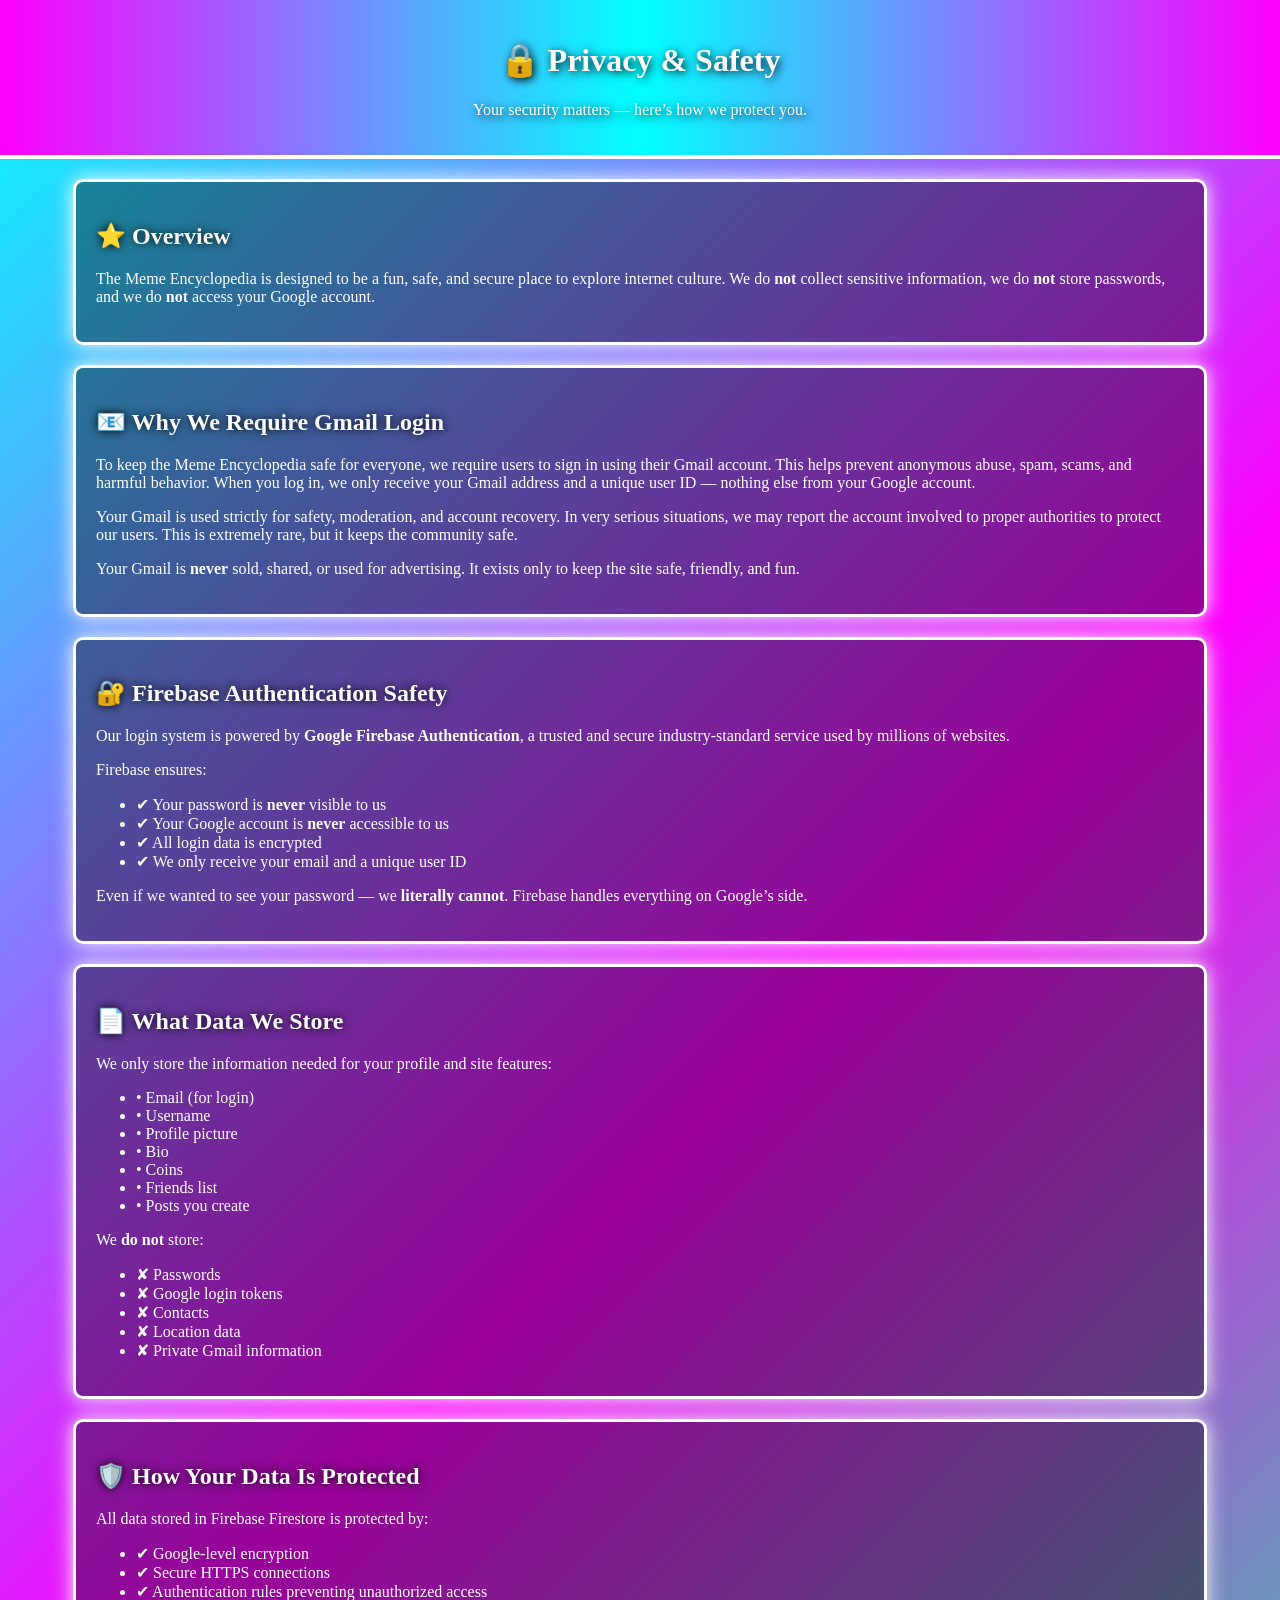
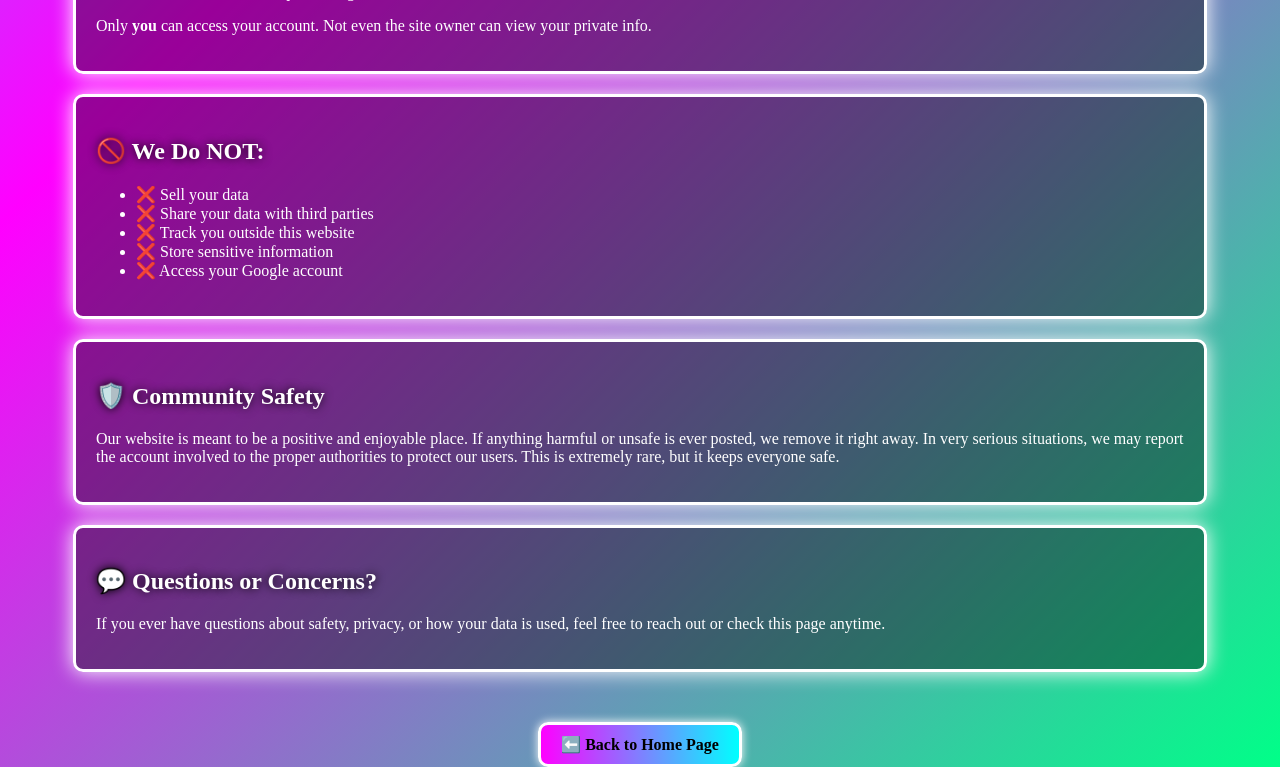
<file: privacy.html>
<!DOCTYPE html>
<html lang="en">
<head>
<meta charset="UTF-8">
<title>Privacy & Safety – Meme Encyclopedia</title>

<style>
  body {
    background: linear-gradient(135deg, #00ffff, #ff00ff, #00ff88);
    font-family: "Comic Sans MS", cursive;
    color: #fff;
    text-align: center;
    margin: 0;
    padding: 0;
  }

  header {
    background: linear-gradient(90deg, #ff00ff, #00ffff, #ff00ff);
    padding: 20px;
    border-bottom: 4px solid #fff;
    text-shadow: 2px 2px 10px #000;
  }

  .container {
    background: rgba(0,0,0,0.4);
    border: 3px solid #fff;
    width: 85%;
    margin: 20px auto;
    padding: 20px;
    border-radius: 10px;
    box-shadow: 0 0 20px #fff;
    text-align: left;
  }

  h2 {
    text-shadow: 0 0 10px #000;
  }

  .back {
    margin-top: 30px;
    display: inline-block;
    padding: 10px 20px;
    background: linear-gradient(90deg,#ff00ff,#00ffff);
    color: #000;
    border-radius: 10px;
    border: 3px solid #fff;
    box-shadow: 0 0 10px #fff;
    transition: 0.2s;
    font-weight: bold;
    text-decoration: none;
  }

  .back:hover {
    transform: scale(1.1);
  }
</style>
</head>

<body>

<header>
  <h1>🔒 Privacy & Safety</h1>
  <p>Your security matters — here’s how we protect you.</p>
</header>

<div class="container">
  <h2>⭐ Overview</h2>
  <p>
    The Meme Encyclopedia is designed to be a fun, safe, and secure place to explore internet culture.
    We do <strong>not</strong> collect sensitive information, we do <strong>not</strong> store passwords,
    and we do <strong>not</strong> access your Google account.
  </p>
</div>

<div class="container">
  <h2>📧 Why We Require Gmail Login</h2>
  <p>
    To keep the Meme Encyclopedia safe for everyone, we require users to sign in using their Gmail account.
    This helps prevent anonymous abuse, spam, scams, and harmful behavior. When you log in, we only receive
    your Gmail address and a unique user ID — nothing else from your Google account.
  </p>

  <p>
    Your Gmail is used strictly for safety, moderation, and account recovery. In very serious situations,
    we may report the account involved to proper authorities to protect our users. This is extremely rare,
    but it keeps the community safe.
  </p>

  <p>
    Your Gmail is <strong>never</strong> sold, shared, or used for advertising. It exists only to keep the
    site safe, friendly, and fun.
  </p>
</div>

<div class="container">
  <h2>🔐 Firebase Authentication Safety</h2>
  <p>
    Our login system is powered by <strong>Google Firebase Authentication</strong>, a trusted and secure
    industry‑standard service used by millions of websites.
  </p>

  <p>Firebase ensures:</p>
  <ul>
    <li>✔ Your password is <strong>never</strong> visible to us</li>
    <li>✔ Your Google account is <strong>never</strong> accessible to us</li>
    <li>✔ All login data is encrypted</li>
    <li>✔ We only receive your email and a unique user ID</li>
  </ul>

  <p>
    Even if we wanted to see your password — we <strong>literally cannot</strong>.
    Firebase handles everything on Google’s side.
  </p>
</div>

<div class="container">
  <h2>📄 What Data We Store</h2>
  <p>We only store the information needed for your profile and site features:</p>

  <ul>
    <li>• Email (for login)</li>
    <li>• Username</li>
    <li>• Profile picture</li>
    <li>• Bio</li>
    <li>• Coins</li>
    <li>• Friends list</li>
    <li>• Posts you create</li>
  </ul>

  <p>
    We <strong>do not</strong> store:
  </p>

  <ul>
    <li>✘ Passwords</li>
    <li>✘ Google login tokens</li>
    <li>✘ Contacts</li>
    <li>✘ Location data</li>
    <li>✘ Private Gmail information</li>
  </ul>
</div>

<div class="container">
  <h2>🛡️ How Your Data Is Protected</h2>
  <p>
    All data stored in Firebase Firestore is protected by:
  </p>

  <ul>
    <li>✔ Google‑level encryption</li>
    <li>✔ Secure HTTPS connections</li>
    <li>✔ Authentication rules preventing unauthorized access</li>
  </ul>

  <p>
    Only <strong>you</strong> can access your account.  
    Not even the site owner can view your private info.
  </p>
</div>

<div class="container">
  <h2>🚫 We Do NOT:</h2>
  <ul>
    <li>❌ Sell your data</li>
    <li>❌ Share your data with third parties</li>
    <li>❌ Track you outside this website</li>
    <li>❌ Store sensitive information</li>
    <li>❌ Access your Google account</li>
  </ul>
</div>

<!-- ⭐ FRIENDLY SAFETY NOTICE ADDED HERE ⭐ -->
<div class="container">
  <h2>🛡️ Community Safety</h2>
  <p>
    Our website is meant to be a positive and enjoyable place. If anything harmful or unsafe is ever
    posted, we remove it right away. In very serious situations, we may report the account involved
    to the proper authorities to protect our users. This is extremely rare, but it keeps everyone safe.
  </p>
</div>
<!-- ⭐ END SAFETY NOTICE ⭐ -->

<div class="container">
  <h2>💬 Questions or Concerns?</h2>
  <p>
    If you ever have questions about safety, privacy, or how your data is used,
    feel free to reach out or check this page anytime.
  </p>
</div>

<a class="back" href="index.html">⬅️ Back to Home Page</a>

</body>
</html>
</file>
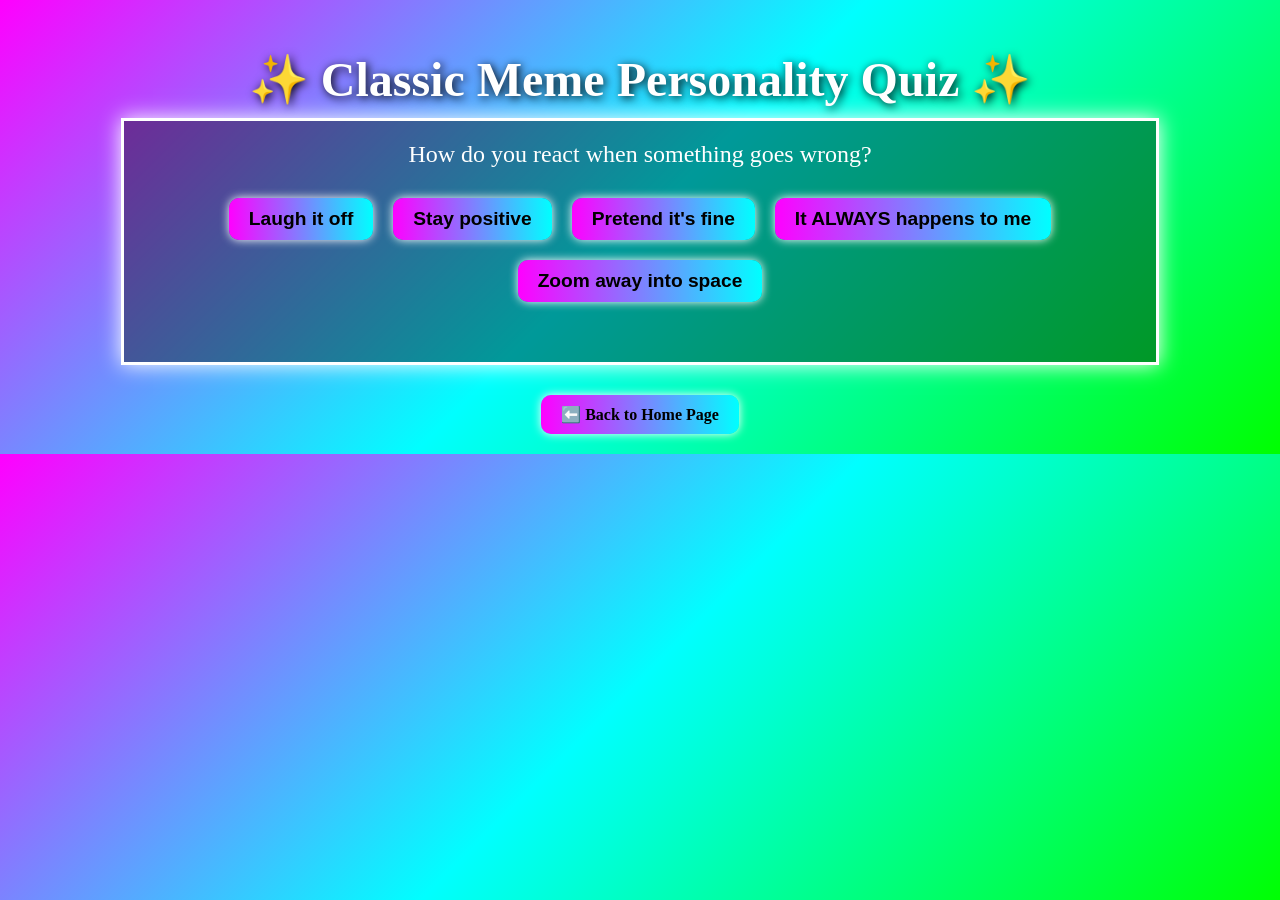
<file: quiz.html>
<!DOCTYPE html>
<html lang="en">
<head>
<meta charset="UTF-8">
<meta name="viewport" content="width=device-width, initial-scale=1.0">
<title>Classic Meme Personality Quiz</title>

<style>
  body {
    background: linear-gradient(135deg, #ff00ff, #00ffff, #00ff00);
    font-family: "Comic Sans MS", cursive;
    color: #fff;
    text-align: center;
    margin: 0;
    padding: 20px;
  }

  h1 {
    font-size: 3rem;
    text-shadow: 2px 2px 10px #000;
    margin-bottom: 10px;
  }

  .quiz-box {
    background: rgba(0,0,0,0.4);
    border: 3px solid #fff;
    padding: 20px;
    width: 80%;
    margin: auto;
    box-shadow: 0 0 20px #fff;
  }

  .question {
    font-size: 1.5rem;
    margin-bottom: 20px;
  }

  .answers button {
    background: linear-gradient(90deg, #ff00ff, #00ffff);
    border: none;
    padding: 10px 20px;
    margin: 10px;
    border-radius: 10px;
    font-size: 1.2rem;
    cursor: pointer;
    color: #000;
    font-weight: bold;
    box-shadow: 0 0 10px #fff;
    transition: 0.2s;
  }

  .answers button:hover {
    transform: scale(1.1);
    box-shadow: 0 0 20px #ff0;
  }

  #result {
    margin-top: 30px;
    font-size: 2rem;
    text-shadow: 0 0 10px #fff;
  }

  #restart {
    margin-top: 20px;
    padding: 10px 20px;
    font-size: 1.2rem;
    background: #ff0;
    border: none;
    border-radius: 10px;
    cursor: pointer;
  }
</style>
</head>

<body>

<h1>✨ Classic Meme Personality Quiz ✨</h1>

<div class="quiz-box">
  <div id="quiz"></div>
  <div id="result"></div>
  <button id="restart" style="display:none;" onclick="restartQuiz()">Restart Quiz</button>
</div>

<!-- ⭐ BACK TO HOME BUTTON ⭐ -->
<a href="index.html" 
style="display:inline-block;margin-top:30px;background:linear-gradient(90deg,#ff00ff,#00ffff);
color:#000;padding:10px 20px;border-radius:10px;text-decoration:none;font-weight:bold;
box-shadow:0 0 10px #fff;transition:0.2s;"
onmouseover="this.style.boxShadow='0 0 20px #ff0'; this.style.transform='scale(1.1)'"
onmouseout="this.style.boxShadow='0 0 10px #fff'; this.style.transform='scale(1)'">
⬅️ Back to Home Page
</a>

<script>
const memes = {
  trollface: 0,
  doge: 0,
  nyan: 0,
  brian: 0,
  success: 0
};

const questions = [
  {
    q: "How do you react when something goes wrong?",
    a: [
      { text: "Laugh it off", meme: "trollface" },
      { text: "Stay positive", meme: "success" },
      { text: "Pretend it's fine", meme: "doge" },
      { text: "It ALWAYS happens to me", meme: "brian" },
      { text: "Zoom away into space", meme: "nyan" }
    ]
  },
  {
    q: "Pick a vibe:",
    a: [
      { text: "Chaotic energy", meme: "trollface" },
      { text: "Wholesome and silly", meme: "doge" },
      { text: "Colorful and hyper", meme: "nyan" },
      { text: "Unlucky but funny", meme: "brian" },
      { text: "Motivated and determined", meme: "success" }
    ]
  },
  {
    q: "Choose a sound effect:",
    a: [
      { text: "Troll laugh", meme: "trollface" },
      { text: "Wow.", meme: "doge" },
      { text: "Nyan nyan nyan", meme: "nyan" },
      { text: "Oof.", meme: "brian" },
      { text: "Victory fanfare", meme: "success" }
    ]
  },
  {
    q: "Your daily mood:",
    a: [
      { text: "Chaotic neutral", meme: "trollface" },
      { text: "Wholesome chaos", meme: "doge" },
      { text: "Hyperactive rainbow", meme: "nyan" },
      { text: "Accidentally unlucky", meme: "brian" },
      { text: "Small wins", meme: "success" }
    ]
  },
  {
    q: "Pick your destiny:",
    a: [
      { text: "Cause mischief", meme: "trollface" },
      { text: "Spread positivity", meme: "doge" },
      { text: "Fly through space", meme: "nyan" },
      { text: "Fail hilariously", meme: "brian" },
      { text: "Achieve greatness", meme: "success" }
    ]
  }
];

let current = 0;

function loadQuestion() {
  if (current >= questions.length) return showResult();

  const q = questions[current];
  let html = `<div class='question'>${q.q}</div><div class='answers'>`;

  q.a.forEach(ans => {
    html += `<button onclick="choose('${ans.meme}')">${ans.text}</button>`;
  });

  html += "</div>";
  document.getElementById("quiz").innerHTML = html;
}

function choose(meme) {
  memes[meme]++;
  current++;
  loadQuestion();
}

function showResult() {
  let result = Object.keys(memes).reduce((a, b) => memes[a] > memes[b] ? a : b);

  const names = {
    trollface: "Trollface 😈",
    doge: "Doge 🐶",
    nyan: "Nyan Cat 🌈",
    brian: "Bad Luck Brian 😬",
    success: "Success Kid 💪"
  };

  const desc = {
    trollface: "You're chaotic, mischievous, and love causing harmless trouble.",
    doge: "You're wholesome, silly, and bring joy everywhere.",
    nyan: "You're energetic, colorful, and unstoppable.",
    brian: "You're unlucky in the funniest possible way.",
    success: "You're determined, optimistic, and always pushing forward."
  };

  document.getElementById("quiz").style.display = "none";
  document.getElementById("result").innerHTML =
    `You are <strong>${names[result]}</strong><br><br>${desc[result]}`;

  document.getElementById("restart").style.display = "inline-block";
}

function restartQuiz() {
  current = 0;
  for (let m in memes) memes[m] = 0;
  document.getElementById("quiz").style.display = "block";
  document.getElementById("result").innerHTML = "";
  document.getElementById("restart").style.display = "none";
  loadQuestion();
}

loadQuestion();
</script>

</body>
</html>
</file>
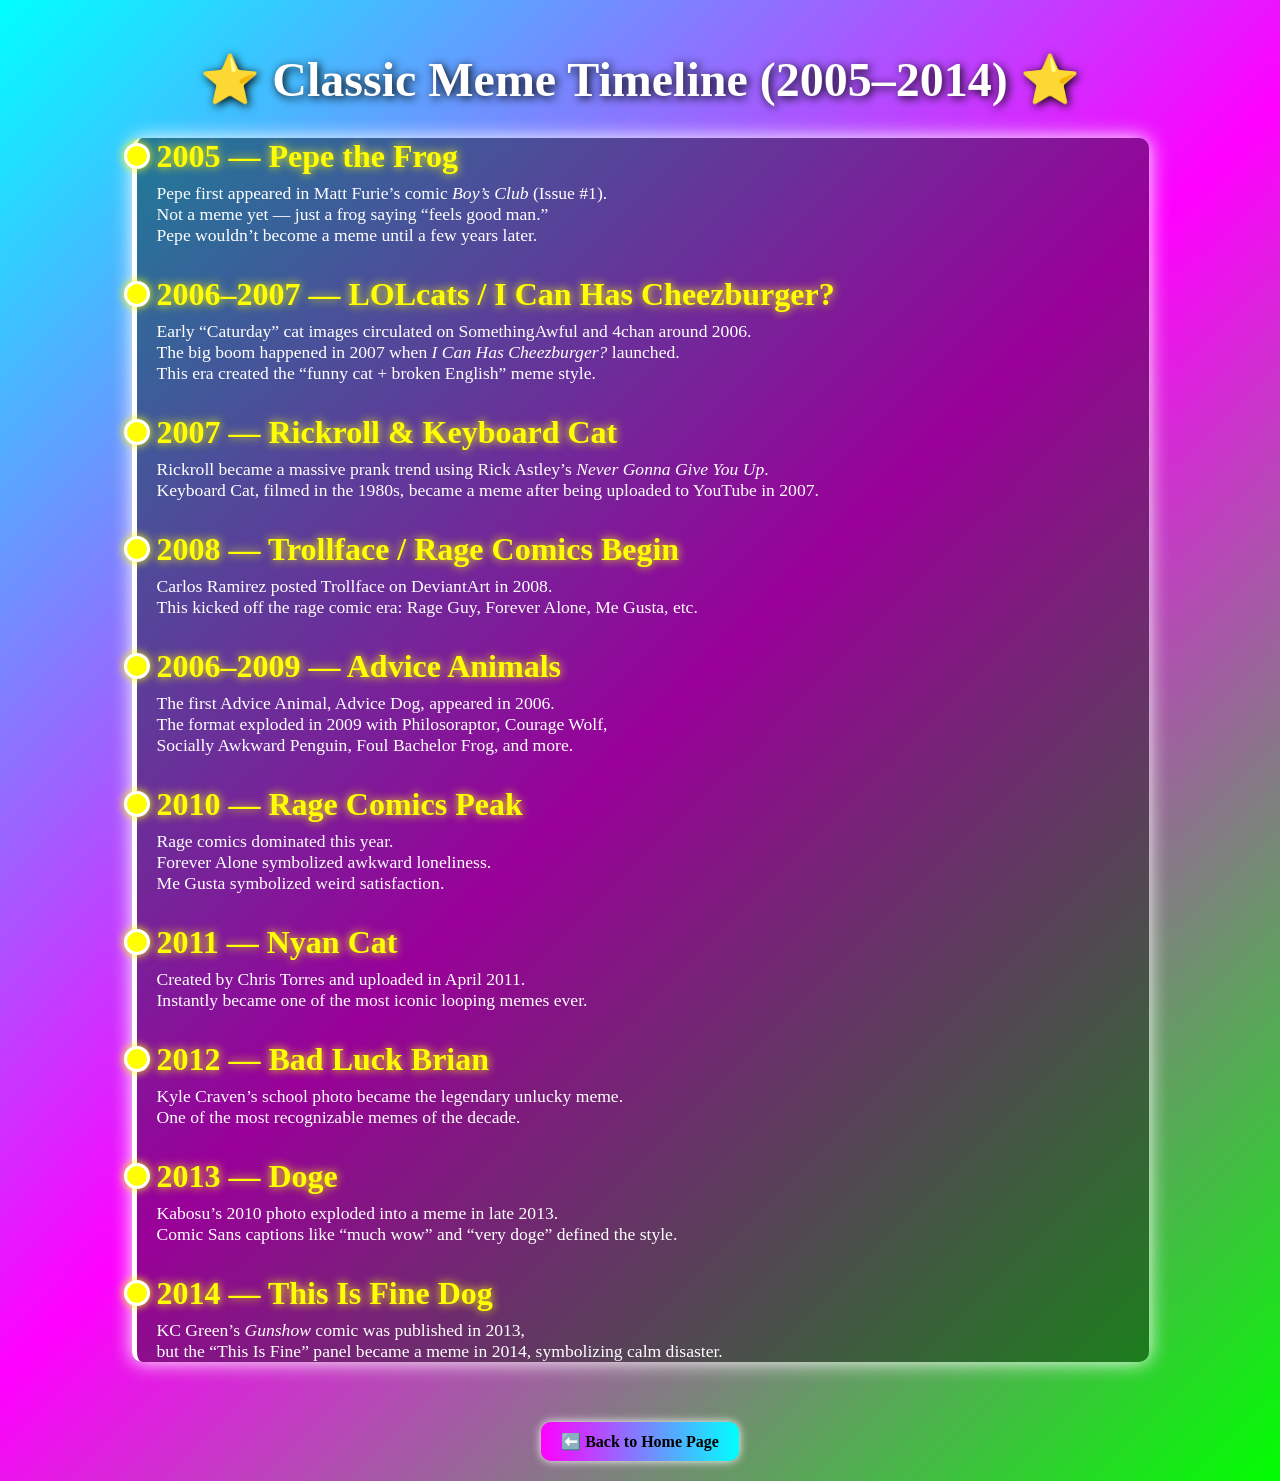
<file: timeline.html>
<!DOCTYPE html>
<html lang="en">
<head>
<meta charset="UTF-8">
<meta name="viewport" content="width=device-width, initial-scale=1.0">
<title>Meme Timeline</title>

<style>
  body {
    background: linear-gradient(135deg, #00ffff, #ff00ff, #00ff00);
    font-family: "Comic Sans MS", cursive;
    color: #fff;
    text-align: center;
    margin: 0;
    padding: 20px;
  }

  h1 {
    font-size: 3rem;
    text-shadow: 2px 2px 10px #000;
    margin-bottom: 20px;
  }

  .timeline {
    width: 80%;
    margin: auto;
    border-left: 5px solid #fff;
    padding-left: 20px;
    box-shadow: 0 0 20px #fff;
    background: rgba(0,0,0,0.4);
    border-radius: 10px;
  }

  .entry {
    margin: 30px 0;
    position: relative;
    text-align: left;
  }

  .entry::before {
    content: "";
    width: 20px;
    height: 20px;
    background: #ff0;
    border: 3px solid #fff;
    border-radius: 50%;
    position: absolute;
    left: -33px;
    top: 5px;
    box-shadow: 0 0 10px #ff0;
  }

  .year {
    font-size: 2rem;
    font-weight: bold;
    color: #ff0;
    text-shadow: 0 0 10px #ff0;
  }

  .desc {
    font-size: 1.1rem;
    margin-top: 8px;
  }

  .back-btn {
    display: inline-block;
    margin-top: 30px;
    background: linear-gradient(90deg,#ff00ff,#00ffff);
    color: #000;
    padding: 10px 20px;
    border-radius: 10px;
    text-decoration: none;
    font-weight: bold;
    box-shadow: 0 0 10px #fff;
    transition: 0.2s;
  }

  .back-btn:hover {
    transform: scale(1.1);
    box-shadow: 0 0 20px #ff0;
  }
</style>
</head>

<body>

<h1>⭐ Classic Meme Timeline (2005–2014) ⭐</h1>

<div class="timeline">

  <div class="entry">
    <div class="year">2005 — Pepe the Frog</div>
    <div class="desc">
      Pepe first appeared in Matt Furie’s comic <em>Boy’s Club</em> (Issue #1).<br>
      Not a meme yet — just a frog saying “feels good man.”<br>
      Pepe wouldn’t become a meme until a few years later.
    </div>
  </div>

  <div class="entry">
    <div class="year">2006–2007 — LOLcats / I Can Has Cheezburger?</div>
    <div class="desc">
      Early “Caturday” cat images circulated on SomethingAwful and 4chan around 2006.<br>
      The big boom happened in 2007 when <em>I Can Has Cheezburger?</em> launched.<br>
      This era created the “funny cat + broken English” meme style.
    </div>
  </div>

  <div class="entry">
    <div class="year">2007 — Rickroll & Keyboard Cat</div>
    <div class="desc">
      Rickroll became a massive prank trend using Rick Astley’s <em>Never Gonna Give You Up</em>.<br>
      Keyboard Cat, filmed in the 1980s, became a meme after being uploaded to YouTube in 2007.
    </div>
  </div>

  <div class="entry">
    <div class="year">2008 — Trollface / Rage Comics Begin</div>
    <div class="desc">
      Carlos Ramirez posted Trollface on DeviantArt in 2008.<br>
      This kicked off the rage comic era: Rage Guy, Forever Alone, Me Gusta, etc.
    </div>
  </div>

  <div class="entry">
    <div class="year">2006–2009 — Advice Animals</div>
    <div class="desc">
      The first Advice Animal, Advice Dog, appeared in 2006.<br>
      The format exploded in 2009 with Philosoraptor, Courage Wolf,<br>
      Socially Awkward Penguin, Foul Bachelor Frog, and more.
    </div>
  </div>

  <div class="entry">
    <div class="year">2010 — Rage Comics Peak</div>
    <div class="desc">
      Rage comics dominated this year.<br>
      Forever Alone symbolized awkward loneliness.<br>
      Me Gusta symbolized weird satisfaction.
    </div>
  </div>

  <div class="entry">
    <div class="year">2011 — Nyan Cat</div>
    <div class="desc">
      Created by Chris Torres and uploaded in April 2011.<br>
      Instantly became one of the most iconic looping memes ever.
    </div>
  </div>

  <div class="entry">
    <div class="year">2012 — Bad Luck Brian</div>
    <div class="desc">
      Kyle Craven’s school photo became the legendary unlucky meme.<br>
      One of the most recognizable memes of the decade.
    </div>
  </div>

  <div class="entry">
    <div class="year">2013 — Doge</div>
    <div class="desc">
      Kabosu’s 2010 photo exploded into a meme in late 2013.<br>
      Comic Sans captions like “much wow” and “very doge” defined the style.
    </div>
  </div>

  <div class="entry">
    <div class="year">2014 — This Is Fine Dog</div>
    <div class="desc">
      KC Green’s <em>Gunshow</em> comic was published in 2013,<br>
      but the “This Is Fine” panel became a meme in 2014, symbolizing calm disaster.
    </div>
  </div>

</div>

<a href="index.html" class="back-btn">⬅️ Back to Home Page</a>

</body>
</html>
</file>
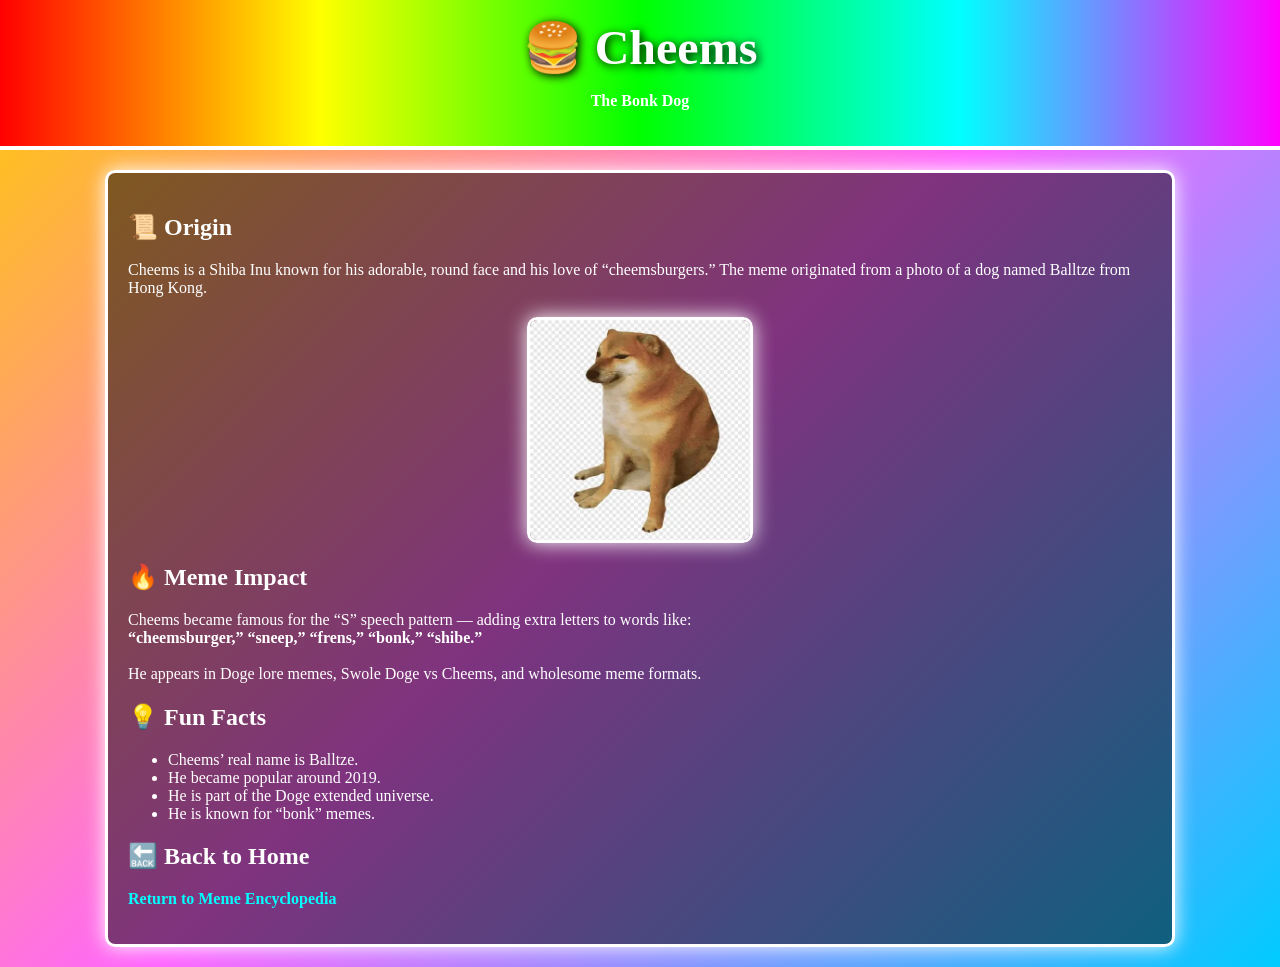
<file: memes/cheems.html>
<!DOCTYPE html>
<html lang="en">
<head>
  <meta charset="UTF-8">
  <meta name="viewport" content="width=device-width, initial-scale=1.0">
  <title>Cheems - Meme Encyclopedia</title>

  <style>
    body {
      background: linear-gradient(135deg, #ffcc00, #ff66ff, #00ccff);
      font-family: "Comic Sans MS", cursive;
      color: #fff;
      text-align: center;
      margin: 0;
      padding: 0;
    }

    header {
      background: linear-gradient(90deg, #ff0000, #ffff00, #00ff00, #00ffff, #ff00ff);
      padding: 20px;
      border-bottom: 4px solid #fff;
      animation: glow 2s infinite alternate;
    }

    @keyframes glow {
      from { box-shadow: 0 0 10px #fff; }
      to { box-shadow: 0 0 30px #ff0; }
    }

    h1 {
      font-size: 3rem;
      text-shadow: 2px 2px 10px #000;
      margin: 0;
    }

    .container {
      background: rgba(0,0,0,0.5);
      border: 3px solid #fff;
      width: 80%;
      margin: 20px auto;
      padding: 20px;
      border-radius: 10px;
      box-shadow: 0 0 20px #fff;
      text-align: left;
    }

    img {
      width: 220px;
      margin: 20px auto;
      display: block;
      border: 3px solid #fff;
      border-radius: 10px;
      box-shadow: 0 0 20px #fff;
    }

    a {
      color: #0ff;
      font-weight: bold;
      text-decoration: none;
    }
  </style>
</head>

<body>

<header>
  <h1>🍔 Cheems</h1>
  <p><strong>The Bonk Dog</strong></p>
</header>

<div class="container">
  <h2>📜 Origin</h2>
  <p>
    Cheems is a Shiba Inu known for his adorable, round face and his love of “cheemsburgers.”  
    The meme originated from a photo of a dog named Balltze from Hong Kong.
  </p>

  <!-- YOUR LOCAL IMAGE -->
  <img src="../cheems.png" alt="Cheems">

  <h2>🔥 Meme Impact</h2>
  <p>
    Cheems became famous for the “S” speech pattern — adding extra letters to words like:
    <br><strong>“cheemsburger,” “sneep,” “frens,” “bonk,” “shibe.”</strong>
    <br><br>
    He appears in Doge lore memes, Swole Doge vs Cheems, and wholesome meme formats.
  </p>

  <h2>💡 Fun Facts</h2>
  <ul>
    <li>Cheems’ real name is Balltze.</li>
    <li>He became popular around 2019.</li>
    <li>He is part of the Doge extended universe.</li>
    <li>He is known for “bonk” memes.</li>
  </ul>

  <h2>🔙 Back to Home</h2>
  <p><a href="../index.html">Return to Meme Encyclopedia</a></p>
</div>

</body>
</html>
</file>
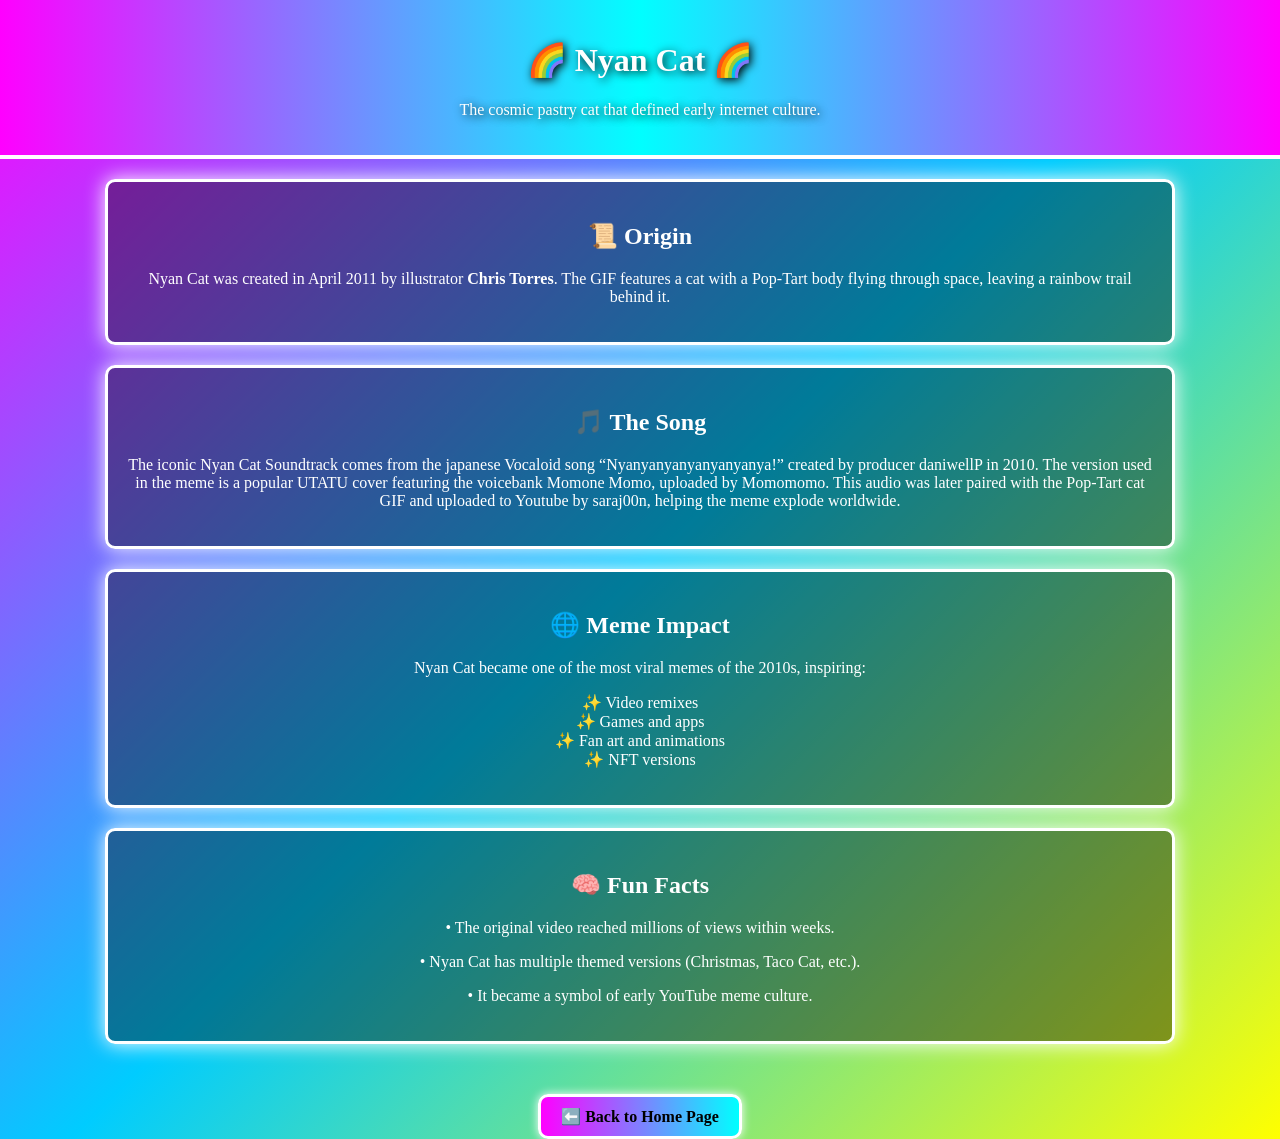
<file: memes/nyancat.html>
<!DOCTYPE html>
<html lang="en">
<head>
<meta charset="UTF-8">
<title>Nyan Cat – Meme Encyclopedia</title>

<style>
  body {
    background: linear-gradient(135deg, #ff00ff, #00ccff, #ffff00);
    font-family: "Comic Sans MS", cursive;
    color: #fff;
    text-align: center;
    margin: 0;
    padding: 0;
  }

  header {
    background: linear-gradient(90deg, #ff00ff, #00ffff, #ff00ff);
    padding: 20px;
    border-bottom: 4px solid #fff;
    text-shadow: 2px 2px 10px #000;
  }

  .container {
    background: rgba(0,0,0,0.4);
    border: 3px solid #fff;
    width: 80%;
    margin: 20px auto;
    padding: 20px;
    border-radius: 10px;
    box-shadow: 0 0 20px #fff;
  }

  a {
    color: #0ff;
    font-weight: bold;
    text-decoration: none;
  }

  .back {
    margin-top: 30px;
    display: inline-block;
    padding: 10px 20px;
    background: linear-gradient(90deg,#ff00ff,#00ffff);
    color: #000;
    border-radius: 10px;
    border: 3px solid #fff;
    box-shadow: 0 0 10px #fff;
    transition: 0.2s;
    font-weight: bold;
  }

  .back:hover {
    transform: scale(1.1);
  }
</style>
</head>

<body>

<header>
  <h1>🌈 Nyan Cat 🌈</h1>
  <p>The cosmic pastry cat that defined early internet culture.</p>
</header>

<div class="container">
  <h2>📜 Origin</h2>
  <p>
    Nyan Cat was created in April 2011 by illustrator <strong>Chris Torres</strong>.
    The GIF features a cat with a Pop‑Tart body flying through space,
    leaving a rainbow trail behind it.
  </p>
</div>

<div class="container">
  <h2>🎵 The Song</h2>
  <p>
    The iconic Nyan Cat Soundtrack comes from the japanese Vocaloid song
    “Nyanyanyanyanyanyanya!” created by producer daniwellP in 2010. The version used in the meme
    is a popular UTATU cover featuring the voicebank Momone Momo, uploaded by Momomomo. This audio was later
    paired with the Pop-Tart cat GIF and uploaded to Youtube by saraj00n, helping the meme explode worldwide.
  </p>
</div>

<div class="container">
  <h2>🌐 Meme Impact</h2>
  <p>
    Nyan Cat became one of the most viral memes of the 2010s, inspiring:
  </p>

  <ul style="list-style:none; padding:0;">
    <li>✨ Video remixes</li>
    <li>✨ Games and apps</li>
    <li>✨ Fan art and animations</li>
    <li>✨ NFT versions</li>
  </ul>
</div>

<div class="container">
  <h2>🧠 Fun Facts</h2>
  <p>• The original video reached millions of views within weeks.</p>
  <p>• Nyan Cat has multiple themed versions (Christmas, Taco Cat, etc.).</p>
  <p>• It became a symbol of early YouTube meme culture.</p>
</div>

<!-- ⭐ BACK HOME BUTTON ⭐ -->
<a class="back" href="../index.html">⬅️ Back to Home Page</a>

</body>
</html>
</file>
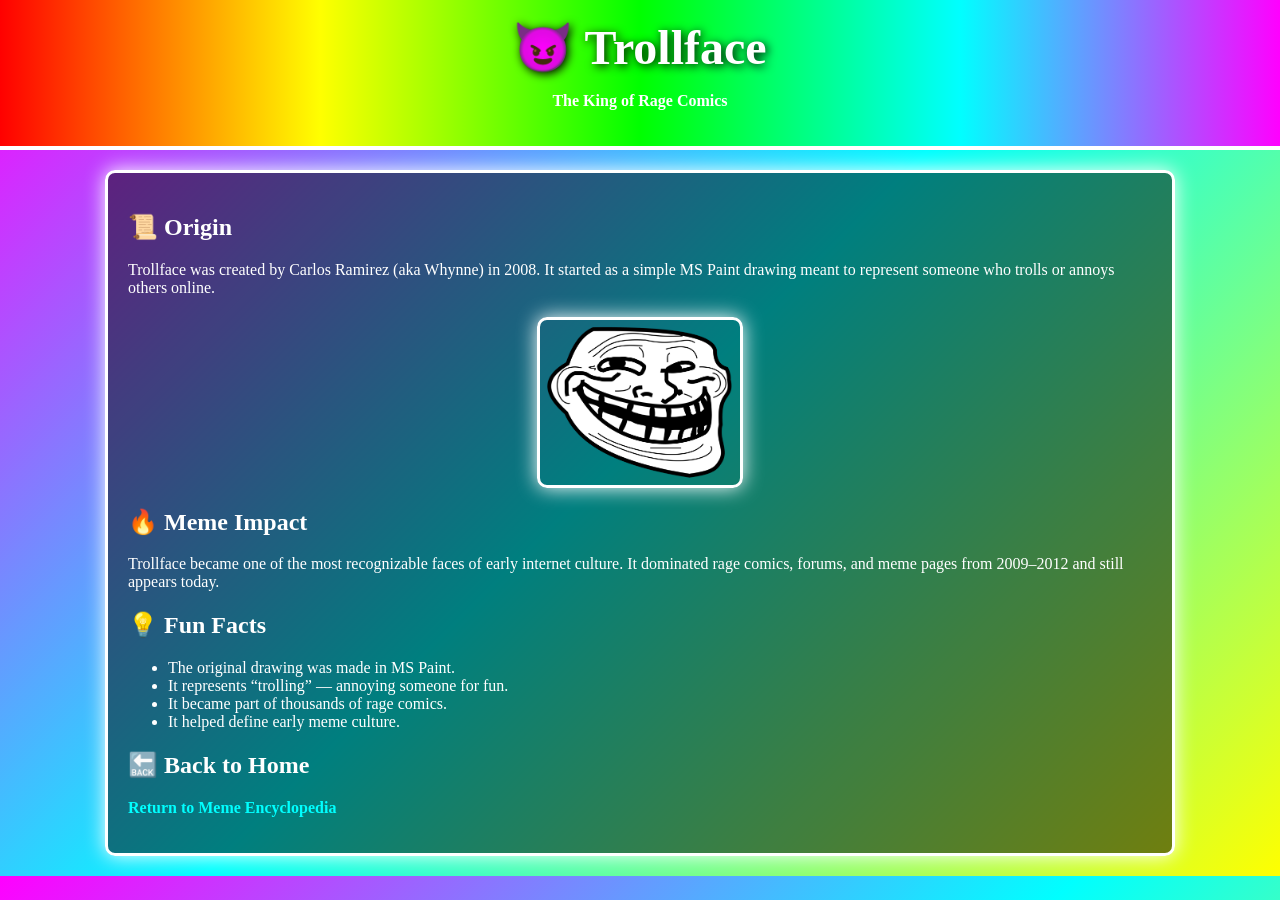
<file: memes/trollface.html>
<!DOCTYPE html>
<html lang="en">
<head>
  <meta charset="UTF-8">
  <meta name="viewport" content="width=device-width, initial-scale=1.0">
  <title>Trollface - Meme Encyclopedia</title>

  <style>
    body {
      background: linear-gradient(135deg, #ff00ff, #00ffff, #ffff00);
      font-family: "Comic Sans MS", cursive;
      color: #fff;
      text-align: center;
      margin: 0;
      padding: 0;
    }

    header {
      background: linear-gradient(90deg, #ff0000, #ffff00, #00ff00, #00ffff, #ff00ff);
      padding: 20px;
      border-bottom: 4px solid #fff;
      animation: glow 2s infinite alternate;
    }

    @keyframes glow {
      from { box-shadow: 0 0 10px #fff; }
      to { box-shadow: 0 0 30px #0ff; }
    }

    h1 {
      font-size: 3rem;
      text-shadow: 2px 2px 10px #000;
      margin: 0;
    }

    .container {
      background: rgba(0,0,0,0.5);
      border: 3px solid #fff;
      width: 80%;
      margin: 20px auto;
      padding: 20px;
      border-radius: 10px;
      box-shadow: 0 0 20px #fff;
      text-align: left;
    }

    img {
      width: 200px;
      margin: 20px auto;
      display: block;
      border: 3px solid #fff;
      border-radius: 10px;
      box-shadow: 0 0 20px #fff;
    }

    a {
      color: #0ff;
      font-weight: bold;
      text-decoration: none;
    }
  </style>
</head>

<body>

<header>
  <h1>😈 Trollface</h1>
  <p><strong>The King of Rage Comics</strong></p>
</header>

<div class="container">
  <h2>📜 Origin</h2>
  <p>
    Trollface was created by Carlos Ramirez (aka Whynne) in 2008.  
    It started as a simple MS Paint drawing meant to represent someone who trolls or annoys others online.
  </p>

  <!-- ⭐ YOUR LOCAL IMAGE ⭐ -->
  <img src="../Trollface.png" alt="Trollface">

  <h2>🔥 Meme Impact</h2>
  <p>
    Trollface became one of the most recognizable faces of early internet culture.  
    It dominated rage comics, forums, and meme pages from 2009–2012 and still appears today.
  </p>

  <h2>💡 Fun Facts</h2>
  <ul>
    <li>The original drawing was made in MS Paint.</li>
    <li>It represents “trolling” — annoying someone for fun.</li>
    <li>It became part of thousands of rage comics.</li>
    <li>It helped define early meme culture.</li>
  </ul>

  <h2>🔙 Back to Home</h2>
  <p><a href="../index.html">Return to Meme Encyclopedia</a></p>
</div>

</body>
</html>
</file>
